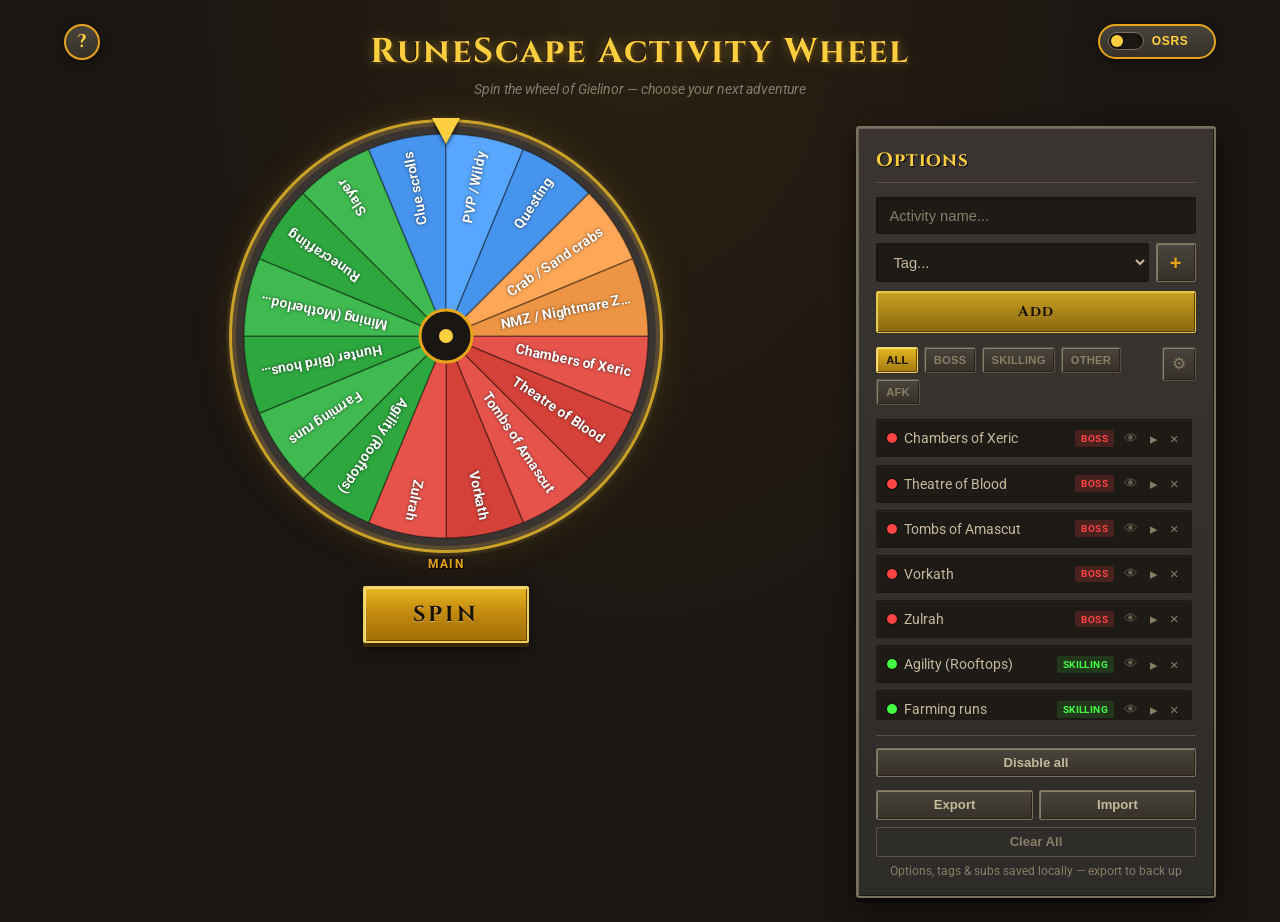
<file: index.html>
<!DOCTYPE html>
<html lang="en">
<head>
  <meta charset="UTF-8">
  <meta name="viewport" content="width=device-width, initial-scale=1.0">
  <title>RuneScape Activity Wheel</title>
  <link rel="stylesheet" href="styles.css">
  <link rel="preconnect" href="https://fonts.googleapis.com">
  <link rel="preconnect" href="https://fonts.gstatic.com" crossorigin>
  <link href="https://fonts.googleapis.com/css2?family=Cinzel:wght@400;600;700&family=Roboto:wght@400;500;700&display=swap" rel="stylesheet">
</head>
<body data-theme="osrs">
  <div class="app">
    <header class="header">
      <button type="button" id="helpBtn" class="help-btn" title="Help" aria-label="Open help">?</button>
      <button type="button" id="themeToggle" class="theme-toggle" title="Switch between OSRS and Modern theme" aria-label="Switch theme">
        <span class="theme-toggle-track">
          <span class="theme-toggle-thumb"></span>
        </span>
        <span class="theme-toggle-text" id="themeToggleText">OSRS</span>
      </button>
      <h1>RuneScape Activity Wheel</h1>
      <p class="subtitle">Spin the wheel of Gielinor — choose your next adventure</p>
    </header>

    <main class="main">
      <section class="wheel-section">
        <div class="wheels-row">
          <div class="wheel-container main-wheel">
            <canvas id="wheelCanvas" width="500" height="500"></canvas>
            <div class="pointer"></div>
            <span class="wheel-label">Main</span>
          </div>

          <div id="subWheelWrap" class="wheel-container sub-wheel hidden">
            <canvas id="subWheelCanvas" width="280" height="280"></canvas>
            <div class="pointer sub-pointer"></div>
            <span class="wheel-label" id="subWheelLabel">Sub</span>
          </div>
        </div>

        <div class="spin-row">
          <button id="spinBtn" class="spin-btn">SPIN</button>
          <button id="spinSubBtn" class="spin-btn spin-sub-btn hidden">SPIN SUB</button>
        </div>

        <div id="result" class="result hidden">
          <span class="result-label">Selected:</span>
          <div class="result-main-line">
            <span id="resultText" class="result-text"></span>
            <span id="resultTag" class="result-tag"></span>
          </div>
          <div id="resultSubLine" class="result-sub-line hidden">
            <span class="result-arrow">→</span>
            <span id="resultSubText" class="result-sub-text"></span>
          </div>
        </div>
      </section>

      <aside class="sidepanel">
        <h2>Options</h2>
        
        <form id="addForm" class="add-form">
          <input type="text" id="optionName" placeholder="Activity name..." required maxlength="40" autocomplete="off">
          <div class="tag-row">
            <select id="optionTag" required>
              <!-- filled by JS -->
            </select>
            <button type="button" id="newTagBtn" class="new-tag-btn" title="Create custom tag">+</button>
          </div>
          <button type="submit" class="add-btn">Add</button>
        </form>

        <div class="filter-row">
          <div id="filterBar" class="filter-bar">
            <!-- filled by JS -->
          </div>
          <button type="button" id="manageTagsBtn" class="manage-tags-btn" title="Manage tags">⚙</button>
        </div>

        <ul id="optionsList" class="options-list"></ul>

        <div class="sidepanel-footer">
          <button type="button" id="toggleAllBtn" class="toggle-all-btn">Disable all</button>
          <div class="io-row">
            <button type="button" id="exportBtn" class="io-btn" title="Export all settings as JSON">Export</button>
            <button type="button" id="importBtn" class="io-btn" title="Import settings from a JSON file">Import</button>
            <input type="file" id="importFile" accept="application/json,.json" hidden>
          </div>
          <button id="clearBtn" class="clear-btn">Clear All</button>
          <p class="hint">Options, tags &amp; subs saved locally — export to back up</p>
        </div>
      </aside>
    </main>
  </div>

  <!-- Create tag modal -->
  <div id="tagModal" class="modal hidden">
    <div class="modal-backdrop" data-close></div>
    <div class="modal-card">
      <h3>Create custom tag</h3>
      <form id="tagForm">
        <input type="text" id="newTagName" placeholder="Tag name..." required maxlength="20" autocomplete="off">
        <div class="modal-actions">
          <button type="button" class="modal-cancel" data-close>Cancel</button>
          <button type="submit" class="modal-confirm">Create</button>
        </div>
      </form>
    </div>
  </div>

  <!-- Manage tags modal -->
  <div id="manageTagsModal" class="modal hidden">
    <div class="modal-backdrop" data-close-manage></div>
    <div class="modal-card modal-card-wide">
      <h3>Manage tags</h3>
      <p class="modal-hint">Built-in tags cannot be deleted. Deleting a custom tag reassigns its activities to <strong>Other</strong>.</p>
      <ul id="manageTagsList" class="manage-tags-list"></ul>
      <div class="modal-actions">
        <button type="button" class="modal-cancel" data-close-manage>Close</button>
      </div>
    </div>
  </div>

  <!-- Help modal -->
  <div id="helpModal" class="modal hidden">
    <div class="modal-backdrop" data-close-help></div>
    <div class="modal-card modal-card-help">
      <h3>How to use</h3>
      <div class="help-body">
        <section class="help-section">
          <h4>Main wheel</h4>
          <p>Press <strong>SPIN</strong> to randomly pick an activity from the options currently on the wheel. The result is whatever lands under the pointer at the top.</p>
        </section>
        <section class="help-section">
          <h4>Sub-wheels</h4>
          <p>Some activities have sub-options (e.g. Runecrafting → specific runes). After the main wheel lands on one of those, a smaller <strong>sub-wheel</strong> appears and spins automatically.</p>
          <ul>
            <li>Click <strong>🎡</strong> on an activity to load its sub-wheel without spinning the main wheel.</li>
            <li>Press <strong>SPIN SUB</strong> to spin the sub-wheel on its own.</li>
            <li>Use <strong>▸</strong> on an activity to expand it and add or remove sub-options.</li>
          </ul>
        </section>
        <section class="help-section">
          <h4>Adding activities</h4>
          <p>Type a name, pick a tag, and click <strong>Add</strong>. Options are saved in your browser (local storage).</p>
        </section>
        <section class="help-section">
          <h4>Tags &amp; filters</h4>
          <ul>
            <li>Built-in tags: <strong>Boss</strong>, <strong>Skilling</strong>, <strong>Other</strong>, <strong>AFK</strong>.</li>
            <li>Click <strong>+</strong> next to the tag dropdown to create a custom tag.</li>
            <li>Click the <strong>⚙</strong> gear to manage or delete custom tags.</li>
            <li>Filter buttons can be multi-selected (e.g. Boss + Skilling). <strong>All</strong> clears the filter.</li>
          </ul>
        </section>
        <section class="help-section">
          <h4>Show / hide activities</h4>
          <ul>
            <li>Click the <strong>👁</strong> eye on a row to hide that activity from the wheel (it stays in the list, greyed out).</li>
            <li>Click the eye again to show it.</li>
            <li><strong>Enable all</strong> / <strong>Disable all</strong> applies only to activities in the <em>current tag filter</em>.</li>
          </ul>
        </section>
        <section class="help-section">
          <h4>Sorting</h4>
          <p>The list is sorted by tag (Boss → Skilling → Other → AFK → custom), then alphabetically by name within each tag.</p>
        </section>
        <section class="help-section">
          <h4>Theme</h4>
          <p>Use the switch in the top-right to toggle between the <strong>OSRS</strong> (stone &amp; gold) theme and the <strong>Modern</strong> dark theme. Your choice is saved.</p>
        </section>
        <section class="help-section">
          <h4>Import &amp; export</h4>
          <p><strong>Export</strong> downloads a JSON file with your activities, sub-options, custom tags, visibility, and theme. <strong>Import</strong> replaces your current data with a previously exported file (you will be asked to confirm).</p>
        </section>
        <section class="help-section">
          <h4>Clear all</h4>
          <p>Removes every activity from the list. This cannot be undone (your tags remain).</p>
        </section>
      </div>
      <div class="modal-actions">
        <button type="button" class="modal-cancel" data-close-help>Close</button>
      </div>
    </div>
  </div>

  <script src="app.js"></script>
</body>
</html>
</file>
<file: styles.css>
:root {
  /* OSRS-inspired palette */
  --bg-dark: #1a1612;
  --bg-panel: #2e2c29;
  --bg-card: #3a3530;
  --bg-input: #1e1b17;
  --border: #5a5248;
  --border-light: #7a7060;
  --border-dark: #1a1612;
  --text: #ffcf3f;
  --text-bright: #ffffa0;
  --text-muted: #c6b89a;
  --text-dim: #8a7d68;
  --accent: #e6a519;
  --accent-bright: #ffcf3f;
  --accent-dark: #b8860b;
  --boss: #ff4444;
  --boss-bg: rgba(255, 68, 68, 0.18);
  --skilling: #44ff44;
  --skilling-bg: rgba(68, 255, 68, 0.12);
  --other: #44aaff;
  --other-bg: rgba(68, 170, 255, 0.15);
  --afk: #ff9040;
  --afk-bg: rgba(255, 144, 64, 0.18);
  --sub: #c080ff;
  --sub-bg: rgba(192, 128, 255, 0.15);
  --danger: #ff3333;
  --radius: 3px;
  --shadow: 0 4px 0 #0a0806, 0 8px 24px rgba(0, 0, 0, 0.55);
  --bevel-light: inset 1px 1px 0 #6a6258, inset -1px -1px 0 #1a1612;
  --bevel-btn: inset 1px 1px 0 #8a7e6a, inset -1px -1px 0 #2a2418;
}

* {
  box-sizing: border-box;
  margin: 0;
  padding: 0;
}

body {
  font-family: 'Roboto', system-ui, sans-serif;
  background: var(--bg-dark);
  color: var(--text-muted);
  min-height: 100vh;
  /* Stone / dirt ground feel */
  background-color: #1a1612;
  background-image:
    radial-gradient(ellipse at 50% 0%, rgba(230, 165, 25, 0.08) 0%, transparent 55%),
    repeating-linear-gradient(
      0deg,
      transparent,
      transparent 3px,
      rgba(0, 0, 0, 0.03) 3px,
      rgba(0, 0, 0, 0.03) 4px
    ),
    repeating-linear-gradient(
      90deg,
      transparent,
      transparent 3px,
      rgba(0, 0, 0, 0.03) 3px,
      rgba(0, 0, 0, 0.03) 4px
    );
}

.app {
  max-width: 1200px;
  margin: 0 auto;
  padding: 1.5rem;
}

.header {
  text-align: center;
  margin-bottom: 1.75rem;
  position: relative;
  padding-top: 0.25rem;
}

.header h1 {
  font-family: 'Cinzel', serif;
  font-size: 2.15rem;
  font-weight: 700;
  color: var(--accent-bright);
  letter-spacing: 0.06em;
  text-shadow:
    0 0 12px rgba(255, 207, 63, 0.35),
    2px 2px 0 #3a2a0a,
    -1px -1px 0 #1a1000;
}

.help-btn {
  position: absolute;
  top: 0;
  left: 0;
  z-index: 20;
  width: 36px;
  height: 36px;
  border-radius: 50%;
  background: linear-gradient(180deg, #4a453c 0%, #353028 100%);
  border: 2px solid var(--accent);
  color: var(--accent-bright);
  font-family: 'Cinzel', serif;
  font-size: 1.15rem;
  font-weight: 700;
  cursor: pointer;
  box-shadow: 0 2px 8px rgba(0, 0, 0, 0.45);
  transition: filter 0.15s, box-shadow 0.15s;
  line-height: 1;
  padding: 0;
}

.help-btn:hover {
  filter: brightness(1.15);
  box-shadow: 0 0 12px rgba(230, 165, 25, 0.35);
}

@media (max-width: 640px) {
  .help-btn {
    position: static;
    margin: 0 auto 0.5rem;
  }
}

body[data-theme="modern"] .help-btn {
  background: var(--bg-card);
  border: 2px solid var(--accent);
  color: var(--accent);
  border-radius: 50%;
  box-shadow: 0 2px 8px rgba(0, 0, 0, 0.3);
  font-family: 'Roboto', system-ui, sans-serif;
}

.modal-card-help {
  width: min(520px, 94vw);
  max-height: min(80vh, 640px);
  display: flex;
  flex-direction: column;
}

.help-body {
  overflow-y: auto;
  padding-right: 0.25rem;
  margin: 0.25rem 0 0.75rem;
  text-align: left;
  flex: 1;
  min-height: 0;
}

.help-section {
  margin-bottom: 1rem;
}

.help-section:last-child {
  margin-bottom: 0.25rem;
}

.help-section h4 {
  font-family: 'Cinzel', serif;
  font-size: 0.95rem;
  color: var(--accent-bright, var(--accent));
  margin: 0 0 0.35rem;
  letter-spacing: 0.03em;
}

.help-section p,
.help-section li {
  font-size: 0.88rem;
  color: var(--text-muted, var(--text-dim));
  line-height: 1.45;
  margin: 0 0 0.35rem;
}

.help-section ul {
  margin: 0.25rem 0 0;
  padding-left: 1.2rem;
}

.help-section li {
  margin-bottom: 0.3rem;
}

.help-section strong {
  color: var(--text, var(--accent-bright));
  font-weight: 600;
}

body[data-theme="modern"] .help-section h4 {
  font-family: 'Roboto', system-ui, sans-serif;
  letter-spacing: 0;
}

.theme-toggle {
  position: absolute;
  top: 0;
  right: 0;
  z-index: 20;
  display: inline-flex;
  align-items: center;
  gap: 0.5rem;
  background: linear-gradient(180deg, #4a453c 0%, #353028 100%);
  border: 2px solid var(--accent);
  border-radius: 20px;
  padding: 0.4rem 0.7rem 0.4rem 0.45rem;
  cursor: pointer;
  color: var(--accent-bright);
  font-size: 0.75rem;
  font-weight: 700;
  letter-spacing: 0.06em;
  text-transform: uppercase;
  transition: filter 0.15s, box-shadow 0.15s;
  box-shadow: 0 2px 8px rgba(0, 0, 0, 0.45);
}

.theme-toggle:hover {
  filter: brightness(1.15);
  box-shadow: 0 0 12px rgba(230, 165, 25, 0.35);
}

.theme-toggle-track {
  width: 36px;
  height: 18px;
  border-radius: 10px;
  background: #1a1612;
  border: 1px solid var(--border-light);
  position: relative;
  flex-shrink: 0;
  transition: background 0.2s;
}

.theme-toggle-thumb {
  position: absolute;
  top: 2px;
  left: 2px;
  width: 12px;
  height: 12px;
  border-radius: 50%;
  background: var(--accent-bright);
  transition: transform 0.2s;
  box-shadow: 0 1px 3px rgba(0, 0, 0, 0.5);
}

body[data-theme="modern"] .theme-toggle-thumb {
  transform: translateX(16px);
}

body[data-theme="modern"] .theme-toggle-track {
  background: var(--accent);
}

.theme-toggle-text {
  min-width: 3.2rem;
  text-align: left;
}

.subtitle {
  color: var(--text-dim);
  margin-top: 0.4rem;
  font-size: 0.9rem;
  font-style: italic;
}

@media (max-width: 640px) {
  .theme-toggle {
    position: static;
    margin: 0 auto 0.75rem;
  }
}

.main {
  display: grid;
  grid-template-columns: 1fr 360px;
  gap: 1.75rem;
  align-items: start;
}

/* Wheels */
.wheel-section {
  display: flex;
  flex-direction: column;
  align-items: center;
  gap: 1.35rem;
}

.wheels-row {
  display: flex;
  align-items: center;
  justify-content: center;
  gap: 2rem;
  flex-wrap: wrap;
}

.wheel-container {
  position: relative;
  display: flex;
  flex-direction: column;
  align-items: center;
}

.wheel-container.main-wheel {
  width: 420px;
  height: 420px;
}

.wheel-container.sub-wheel {
  width: 260px;
  height: 260px;
}

.wheel-container.sub-wheel.hidden {
  display: none;
}

#wheelCanvas {
  border-radius: 50%;
  box-shadow:
    0 0 0 4px #5a4a30,
    0 0 0 7px #c9a227,
    0 0 0 10px #3a2e18,
    0 6px 0 #0a0806,
    0 0 40px rgba(230, 165, 25, 0.2);
  background: var(--bg-card);
  width: 100%;
  height: 100%;
}

#subWheelCanvas {
  border-radius: 50%;
  box-shadow:
    0 0 0 3px #4a3a55,
    0 0 0 6px #a070d0,
    0 0 0 8px #2a1a35,
    0 4px 0 #0a0806,
    0 0 28px rgba(192, 128, 255, 0.25);
  background: var(--bg-card);
  width: 100%;
  height: 100%;
}

.pointer {
  position: absolute;
  top: -8px;
  left: 50%;
  transform: translateX(-50%);
  width: 0;
  height: 0;
  border-left: 14px solid transparent;
  border-right: 14px solid transparent;
  border-top: 26px solid var(--accent-bright);
  filter: drop-shadow(0 2px 2px rgba(0, 0, 0, 0.7));
  z-index: 10;
}

.sub-pointer {
  border-left-width: 11px;
  border-right-width: 11px;
  border-top-width: 18px;
  border-top-color: var(--sub);
}

.wheel-label {
  position: absolute;
  bottom: -1.55rem;
  font-size: 0.72rem;
  font-weight: 700;
  text-transform: uppercase;
  letter-spacing: 0.1em;
  color: var(--accent);
  text-shadow: 1px 1px 0 #000;
}

.spin-btn {
  font-family: 'Cinzel', serif;
  font-size: 1.35rem;
  font-weight: 700;
  letter-spacing: 0.14em;
  padding: 0.75rem 3rem;
  background: linear-gradient(180deg, #e6b820 0%, #c48a10 45%, #a07008 100%);
  color: #1a1000;
  border: 2px solid #f0d060;
  border-radius: 2px;
  cursor: pointer;
  box-shadow:
    inset 1px 1px 0 #ffe080,
    inset -1px -1px 0 #6a4a00,
    0 4px 0 #3a2a00,
    0 6px 12px rgba(0, 0, 0, 0.4);
  transition: transform 0.1s, filter 0.1s, box-shadow 0.1s;
  margin-top: 1.1rem;
  text-shadow: 0 1px 0 rgba(255, 255, 200, 0.4);
}

.spin-btn:hover:not(:disabled) {
  filter: brightness(1.12);
  transform: translateY(-1px);
  box-shadow:
    inset 1px 1px 0 #ffe080,
    inset -1px -1px 0 #6a4a00,
    0 5px 0 #3a2a00,
    0 8px 16px rgba(0, 0, 0, 0.45);
}

.spin-btn:active:not(:disabled) {
  transform: translateY(2px);
  box-shadow:
    inset 1px 1px 0 #6a4a00,
    inset -1px -1px 0 #ffe080,
    0 2px 0 #3a2a00;
}

.spin-btn:disabled {
  opacity: 0.5;
  cursor: not-allowed;
  filter: grayscale(0.3);
}

.spin-row {
  display: flex;
  align-items: center;
  justify-content: center;
  gap: 0.85rem;
  flex-wrap: wrap;
  margin-top: 1.1rem;
}

.spin-btn {
  margin-top: 0;
}

.spin-sub-btn {
  background: linear-gradient(180deg, #b080e0 0%, #7030b0 45%, #502080 100%);
  border-color: #d0a0ff;
  color: #f8f0ff;
  box-shadow:
    inset 1px 1px 0 #e0c0ff,
    inset -1px -1px 0 #402060,
    0 4px 0 #2a1040,
    0 6px 12px rgba(0, 0, 0, 0.4);
  text-shadow: 0 1px 0 rgba(0, 0, 0, 0.35);
  font-size: 1.1rem;
  padding: 0.7rem 2.2rem;
}

.spin-sub-btn:hover:not(:disabled) {
  filter: brightness(1.12);
  box-shadow:
    inset 1px 1px 0 #e0c0ff,
    inset -1px -1px 0 #402060,
    0 5px 0 #2a1040,
    0 8px 16px rgba(0, 0, 0, 0.45);
}

.spin-sub-btn:active:not(:disabled) {
  transform: translateY(2px);
  box-shadow:
    inset 1px 1px 0 #402060,
    inset -1px -1px 0 #e0c0ff,
    0 2px 0 #2a1040;
}

.spin-sub-btn.hidden {
  display: none;
}

body[data-theme="modern"] .spin-sub-btn {
  background: linear-gradient(180deg, #c080ff 0%, #9050d0 100%);
  border: none;
  border-radius: 50px;
  color: #1a1a1a;
  box-shadow: 0 4px 16px rgba(192, 128, 255, 0.4);
  text-shadow: none;
}

body[data-theme="modern"] .spin-sub-btn:hover:not(:disabled) {
  box-shadow: 0 6px 20px rgba(192, 128, 255, 0.5);
  transform: translateY(-2px);
}

body[data-theme="modern"] .spin-sub-btn:active:not(:disabled) {
  transform: translateY(0);
  box-shadow: 0 4px 16px rgba(192, 128, 255, 0.4);
}

/* Result */
.result {
  text-align: center;
  padding: 1rem 1.4rem;
  background: var(--bg-panel);
  border: 2px solid var(--border-light);
  border-radius: var(--radius);
  min-width: 280px;
  box-shadow: var(--bevel-light), var(--shadow);
  animation: fadeIn 0.4s ease;
}

.result.hidden {
  display: none;
}

.result-label {
  display: block;
  font-size: 0.75rem;
  color: var(--text-dim);
  text-transform: uppercase;
  letter-spacing: 0.1em;
  margin-bottom: 0.35rem;
}

.result-main-line {
  display: flex;
  align-items: center;
  justify-content: center;
  gap: 0.55rem;
  flex-wrap: wrap;
}

.result-text {
  font-family: 'Cinzel', serif;
  font-size: 1.4rem;
  font-weight: 600;
  color: var(--text-bright);
  text-shadow: 1px 1px 0 #000;
}

.result-tag {
  display: inline-block;
  padding: 0.18rem 0.6rem;
  border-radius: 2px;
  font-size: 0.7rem;
  font-weight: 700;
  text-transform: uppercase;
  letter-spacing: 0.06em;
}

.result-tag.boss {
  background: var(--boss-bg);
  color: var(--boss);
  border: 1px solid var(--boss);
}

.result-tag.skilling {
  background: var(--skilling-bg);
  color: var(--skilling);
  border: 1px solid var(--skilling);
}

.result-tag.other {
  background: var(--other-bg);
  color: var(--other);
  border: 1px solid var(--other);
}

.result-tag.afk {
  background: var(--afk-bg);
  color: var(--afk);
  border: 1px solid var(--afk);
}

.result-tag.custom {
  border: 1px solid currentColor;
}

.result-sub-line {
  margin-top: 0.5rem;
  display: flex;
  align-items: center;
  justify-content: center;
  gap: 0.4rem;
}

.result-sub-line.hidden {
  display: none;
}

.result-arrow {
  color: var(--sub);
  font-size: 1.1rem;
  font-weight: 700;
}

.result-sub-text {
  font-family: 'Cinzel', serif;
  font-size: 1.15rem;
  font-weight: 600;
  color: var(--sub);
  text-shadow: 1px 1px 0 #000;
}

@keyframes fadeIn {
  from { opacity: 0; transform: translateY(6px); }
  to { opacity: 1; transform: translateY(0); }
}

/* Side panel — stone interface */
.sidepanel {
  background: linear-gradient(180deg, #3a3530 0%, #2e2c29 100%);
  border: 2px solid var(--border-light);
  border-radius: var(--radius);
  padding: 1.15rem;
  display: flex;
  flex-direction: column;
  gap: 0.9rem;
  box-shadow: var(--bevel-light), var(--shadow);
  max-height: calc(100vh - 8rem);
  height: calc(100vh - 8rem);
  position: sticky;
  top: 1.5rem;
  overflow: hidden;
}

.sidepanel h2 {
  font-family: 'Cinzel', serif;
  font-size: 1.2rem;
  color: var(--accent-bright);
  border-bottom: 1px solid var(--border);
  padding-bottom: 0.55rem;
  text-shadow: 1px 1px 0 #000;
  letter-spacing: 0.04em;
}

.add-form {
  display: flex;
  flex-direction: column;
  gap: 0.55rem;
}

.add-form input,
.add-form select {
  background: var(--bg-input);
  border: 1px solid var(--border-dark);
  border-radius: 2px;
  padding: 0.6rem 0.75rem;
  color: var(--text-muted);
  font-size: 0.92rem;
  outline: none;
  box-shadow: inset 1px 1px 2px rgba(0, 0, 0, 0.4);
  transition: border-color 0.15s;
}

.add-form input:focus,
.add-form select:focus {
  border-color: var(--accent);
  color: var(--text-bright);
}

.add-form input::placeholder {
  color: var(--text-dim);
}

.add-form select {
  cursor: pointer;
}

.tag-row {
  display: flex;
  gap: 0.4rem;
}

.tag-row select {
  flex: 1;
}

.new-tag-btn {
  width: 40px;
  flex-shrink: 0;
  background: linear-gradient(180deg, #4a453c 0%, #353028 100%);
  border: 1px solid var(--border-light);
  border-radius: 2px;
  color: var(--accent);
  font-size: 1.25rem;
  font-weight: 700;
  cursor: pointer;
  transition: all 0.15s;
  line-height: 1;
  box-shadow: var(--bevel-btn);
}

.new-tag-btn:hover {
  border-color: var(--accent-bright);
  color: var(--accent-bright);
  background: linear-gradient(180deg, #5a5040 0%, #3a3228 100%);
}

.add-btn {
  background: linear-gradient(180deg, #c9a020 0%, #8a6810 100%);
  color: #1a1000;
  border: 1px solid #e0c040;
  border-radius: 2px;
  padding: 0.65rem;
  font-weight: 700;
  font-size: 0.92rem;
  cursor: pointer;
  transition: filter 0.15s;
  box-shadow: inset 1px 1px 0 #e8d060, inset -1px -1px 0 #5a4000;
  font-family: 'Cinzel', serif;
  letter-spacing: 0.06em;
}

.add-btn:hover {
  filter: brightness(1.12);
}

.filter-row {
  display: flex;
  gap: 0.4rem;
  align-items: flex-start;
}

.filter-bar {
  display: flex;
  gap: 0.35rem;
  flex-wrap: wrap;
  flex: 1;
  min-width: 0; /* allow shrinking so children can ellipsis */
  overflow: hidden;
}

.filter-btn {
  flex: 0 1 auto;
  width: auto;
  max-width: 6.5rem; /* hard cap so long tag names always ellipsize */
  min-width: 0;
  background: linear-gradient(180deg, #4a453c 0%, #353028 100%);
  border: 1px solid var(--border);
  color: var(--text-dim);
  padding: 0.38rem 0.55rem;
  border-radius: 2px;
  font-size: 0.7rem;
  font-weight: 600;
  cursor: pointer;
  transition: all 0.15s;
  box-shadow: var(--bevel-btn);
  text-transform: uppercase;
  letter-spacing: 0.02em;
  overflow: hidden;
  text-overflow: ellipsis;
  white-space: nowrap;
  display: block; /* required for reliable ellipsis on <button> */
  box-sizing: border-box;
}

.filter-btn:hover {
  border-color: var(--border-light);
  color: var(--text-muted);
}

.filter-btn.active {
  background: linear-gradient(180deg, #e6b820 0%, #a07810 100%);
  border-color: #f0d060;
  color: #1a1000;
  box-shadow: inset 1px 1px 0 #ffe080, inset -1px -1px 0 #6a4a00;
}

.manage-tags-btn {
  flex-shrink: 0;
  width: 34px;
  height: 34px;
  background: linear-gradient(180deg, #4a453c 0%, #353028 100%);
  border: 1px solid var(--border);
  border-radius: 2px;
  color: var(--text-dim);
  font-size: 1rem;
  cursor: pointer;
  transition: all 0.15s;
  line-height: 1;
  box-shadow: var(--bevel-btn);
}

.manage-tags-btn:hover {
  border-color: var(--accent);
  color: var(--accent);
}

.options-list {
  list-style: none;
  overflow-y: auto;
  overflow-x: hidden;
  flex: 1 1 auto;
  min-height: 0;
  display: flex;
  flex-direction: column;
  gap: 0.45rem;
  padding-right: 4px;
}

.options-list::-webkit-scrollbar {
  width: 8px;
}

.options-list::-webkit-scrollbar-track {
  background: #1a1612;
  border-radius: 2px;
}

.options-list::-webkit-scrollbar-thumb {
  background: linear-gradient(180deg, #c9a227 0%, #8a6810 100%);
  border-radius: 2px;
  border: 1px solid #5a4a20;
}

/* Option items */
.option-item {
  background: var(--bg-input);
  border: 1px solid var(--border-dark);
  border-radius: 2px;
  overflow: hidden;
  animation: fadeIn 0.25s ease;
  flex-shrink: 0;
  box-shadow: inset 1px 1px 0 rgba(255, 255, 255, 0.04);
}

.option-row {
  display: flex;
  align-items: center;
  gap: 0.45rem;
  padding: 0.5rem 0.6rem;
}

.option-item .tag-dot {
  width: 10px;
  height: 10px;
  border-radius: 50%;
  flex-shrink: 0;
  box-shadow: 0 0 0 1px rgba(0, 0, 0, 0.5);
}

.option-item .tag-dot.boss { background: var(--boss); }
.option-item .tag-dot.skilling { background: var(--skilling); }
.option-item .tag-dot.other { background: var(--other); }
.option-item .tag-dot.afk { background: var(--afk); }

.option-item .name {
  flex: 1;
  font-size: 0.88rem;
  color: var(--text-muted);
  overflow: hidden;
  text-overflow: ellipsis;
  white-space: nowrap;
}

.option-item .tag-label {
  font-size: 0.65rem;
  text-transform: uppercase;
  letter-spacing: 0.04em;
  padding: 0.12rem 0.38rem;
  border-radius: 2px;
  font-weight: 700;
  flex-shrink: 0;
}

.option-item .tag-label.boss {
  background: var(--boss-bg);
  color: var(--boss);
}

.option-item .tag-label.skilling {
  background: var(--skilling-bg);
  color: var(--skilling);
}

.option-item .tag-label.other {
  background: var(--other-bg);
  color: var(--other);
}

.option-item .tag-label.afk {
  background: var(--afk-bg);
  color: var(--afk);
}

.option-item .sub-count {
  font-size: 0.68rem;
  color: var(--sub);
  background: var(--sub-bg);
  border: 1px solid rgba(192, 128, 255, 0.35);
  padding: 0.08rem 0.35rem;
  border-radius: 2px;
  font-weight: 700;
  flex-shrink: 0;
}

.option-item .load-sub-btn {
  background: transparent;
  border: none;
  cursor: pointer;
  font-size: 0.9rem;
  line-height: 1;
  padding: 0.15rem;
  border-radius: 2px;
  flex-shrink: 0;
  opacity: 0.75;
  transition: opacity 0.15s, background 0.15s;
}

.option-item .load-sub-btn:hover {
  opacity: 1;
  background: var(--sub-bg);
}

.option-item .expand-btn,
.option-item .remove-btn {
  background: transparent;
  border: none;
  color: var(--text-dim);
  cursor: pointer;
  font-size: 0.95rem;
  line-height: 1;
  padding: 0.15rem;
  border-radius: 2px;
  transition: color 0.15s, background 0.15s;
  flex-shrink: 0;
}

.option-item .expand-btn:hover {
  color: var(--sub);
  background: var(--sub-bg);
}

.option-item .expand-btn.open {
  color: var(--sub);
}

.option-item .remove-btn:hover {
  color: var(--danger);
  background: rgba(255, 51, 51, 0.15);
}

/* Sub-options */
.subs-panel {
  display: none;
  border-top: 1px solid var(--border-dark);
  background: rgba(0, 0, 0, 0.25);
  padding: 0.55rem 0.65rem 0.7rem;
}

.subs-panel.open {
  display: block;
}

.subs-list {
  list-style: none;
  display: flex;
  flex-direction: column;
  gap: 0.3rem;
  margin-bottom: 0.5rem;
}

.sub-item {
  display: flex;
  align-items: center;
  gap: 0.4rem;
  font-size: 0.82rem;
  padding: 0.28rem 0.4rem;
  background: var(--bg-card);
  border-radius: 2px;
  border: 1px solid transparent;
  color: var(--text-muted);
}

.sub-item .sub-name {
  flex: 1;
  overflow: hidden;
  text-overflow: ellipsis;
  white-space: nowrap;
}

.sub-item .sub-remove {
  background: transparent;
  border: none;
  color: var(--text-dim);
  cursor: pointer;
  font-size: 0.9rem;
  padding: 0 0.12rem;
  border-radius: 2px;
  line-height: 1;
}

.sub-item .sub-remove:hover {
  color: var(--danger);
}

.subs-empty {
  font-size: 0.78rem;
  color: var(--text-dim);
  margin-bottom: 0.45rem;
  font-style: italic;
}

.sub-add-form {
  display: flex;
  gap: 0.35rem;
}

.sub-add-form input {
  flex: 1;
  background: var(--bg-dark);
  border: 1px solid var(--border-dark);
  border-radius: 2px;
  padding: 0.35rem 0.5rem;
  color: var(--text-muted);
  font-size: 0.82rem;
  outline: none;
}

.sub-add-form input:focus {
  border-color: var(--sub);
}

.sub-add-form button {
  background: linear-gradient(180deg, #a070d0 0%, #6030a0 100%);
  color: #f8f0ff;
  border: 1px solid #c090e0;
  border-radius: 2px;
  padding: 0.35rem 0.6rem;
  font-size: 0.75rem;
  font-weight: 700;
  cursor: pointer;
  white-space: nowrap;
}

.sub-add-form button:hover {
  filter: brightness(1.1);
}

.empty-state {
  text-align: center;
  color: var(--text-dim);
  font-size: 0.88rem;
  padding: 2rem 1rem;
}

.sidepanel h2,
.add-form,
.filter-row,
.sidepanel-footer {
  flex-shrink: 0;
}

.sidepanel-footer {
  border-top: 1px solid var(--border);
  padding-top: 0.75rem;
  display: flex;
  flex-direction: column;
  gap: 0.45rem;
  align-items: center;
}

.toggle-all-btn {
  background: linear-gradient(180deg, #4a453c 0%, #353028 100%);
  border: 1px solid var(--border-light);
  color: var(--text-muted);
  padding: 0.4rem 1rem;
  border-radius: 2px;
  font-size: 0.82rem;
  cursor: pointer;
  transition: all 0.15s;
  width: 100%;
  font-weight: 600;
  box-shadow: var(--bevel-btn);
  margin-bottom: 0.35rem;
}

.toggle-all-btn:hover:not(:disabled) {
  border-color: var(--accent);
  color: var(--accent-bright, var(--accent));
}

.toggle-all-btn:disabled {
  opacity: 0.45;
  cursor: not-allowed;
}

body[data-theme="modern"] .toggle-all-btn {
  background: var(--bg-card);
  border: 1px solid var(--border);
  border-radius: 6px;
  box-shadow: none;
  color: var(--text-dim);
}

body[data-theme="modern"] .toggle-all-btn:hover:not(:disabled) {
  border-color: var(--accent);
  color: var(--accent);
}

.option-item.is-hidden {
  opacity: 0.45;
  filter: grayscale(0.55);
}

.option-item.is-hidden .name {
  text-decoration: line-through;
  color: var(--text-dim);
}

.option-item .visibility-btn.is-off {
  opacity: 1;
  color: var(--text-dim);
}

.option-item .visibility-btn {

  background: transparent;
  border: none;
  cursor: pointer;
  font-size: 0.85rem;
  line-height: 1;
  padding: 0.15rem;
  border-radius: 2px;
  flex-shrink: 0;
  opacity: 0.7;
  transition: opacity 0.15s, background 0.15s;
  color: var(--text-dim);
}

.option-item .visibility-btn:hover {
  opacity: 1;
  background: rgba(240, 180, 41, 0.12);
  color: var(--accent-bright, var(--accent));
}

.io-row {
  display: flex;
  gap: 0.4rem;
  width: 100%;
}

.io-btn {
  flex: 1;
  background: linear-gradient(180deg, #4a453c 0%, #353028 100%);
  border: 1px solid var(--border-light);
  color: var(--text-muted);
  padding: 0.4rem 0.75rem;
  border-radius: 2px;
  font-size: 0.82rem;
  font-weight: 600;
  cursor: pointer;
  transition: all 0.15s;
  box-shadow: var(--bevel-btn);
}

.io-btn:hover {
  border-color: var(--accent);
  color: var(--accent-bright, var(--accent));
}

body[data-theme="modern"] .io-btn {
  background: var(--bg-card);
  border: 1px solid var(--border);
  border-radius: 6px;
  box-shadow: none;
  color: var(--text-dim);
}

body[data-theme="modern"] .io-btn:hover {
  border-color: var(--accent);
  color: var(--accent);
}

.clear-btn {
  background: transparent;
  border: 1px solid var(--border);
  color: var(--text-dim);
  padding: 0.4rem 1rem;
  border-radius: 2px;
  font-size: 0.82rem;
  cursor: pointer;
  transition: all 0.15s;
  width: 100%;
  font-weight: 600;
}

.clear-btn:hover {
  border-color: var(--danger);
  color: var(--danger);
  background: rgba(255, 51, 51, 0.1);
}

.hint {
  font-size: 0.72rem;
  color: var(--text-dim);
}

/* Modal */
.modal {
  position: fixed;
  inset: 0;
  z-index: 100;
  display: flex;
  align-items: center;
  justify-content: center;
  padding: 1rem;
}

.modal.hidden {
  display: none;
}

.modal-backdrop {
  position: absolute;
  inset: 0;
  background: rgba(10, 8, 6, 0.75);
}

.modal-card {
  position: relative;
  background: linear-gradient(180deg, #3a3530 0%, #2e2c29 100%);
  border: 2px solid var(--border-light);
  border-radius: var(--radius);
  padding: 1.3rem 1.4rem;
  width: 100%;
  max-width: 340px;
  box-shadow: var(--bevel-light), var(--shadow);
  animation: fadeIn 0.2s ease;
}

.modal-card-wide {
  max-width: 400px;
}

.modal-card h3 {
  font-family: 'Cinzel', serif;
  font-size: 1.1rem;
  color: var(--accent-bright);
  margin-bottom: 0.9rem;
  text-shadow: 1px 1px 0 #000;
}

.modal-card input {
  width: 100%;
  background: var(--bg-input);
  border: 1px solid var(--border-dark);
  border-radius: 2px;
  padding: 0.65rem 0.75rem;
  color: var(--text-muted);
  font-size: 0.92rem;
  outline: none;
  margin-bottom: 0.9rem;
  box-shadow: inset 1px 1px 2px rgba(0, 0, 0, 0.4);
}

.modal-card input:focus {
  border-color: var(--accent);
  color: var(--text-bright);
}

.modal-hint {
  font-size: 0.78rem;
  color: var(--text-dim);
  margin-bottom: 0.9rem;
  line-height: 1.4;
}

.modal-actions {
  display: flex;
  gap: 0.5rem;
  justify-content: flex-end;
}

.modal-cancel {
  background: linear-gradient(180deg, #4a453c 0%, #353028 100%);
  border: 1px solid var(--border);
  color: var(--text-dim);
  padding: 0.45rem 0.9rem;
  border-radius: 2px;
  font-size: 0.85rem;
  cursor: pointer;
  font-weight: 600;
  box-shadow: var(--bevel-btn);
}

.modal-cancel:hover {
  border-color: var(--border-light);
  color: var(--text-muted);
}

.modal-confirm {
  background: linear-gradient(180deg, #c9a020 0%, #8a6810 100%);
  border: 1px solid #e0c040;
  color: #1a1000;
  padding: 0.45rem 1rem;
  border-radius: 2px;
  font-size: 0.85rem;
  font-weight: 700;
  cursor: pointer;
  box-shadow: inset 1px 1px 0 #e8d060, inset -1px -1px 0 #5a4000;
}

.modal-confirm:hover {
  filter: brightness(1.1);
}

.manage-tags-list {
  list-style: none;
  display: flex;
  flex-direction: column;
  gap: 0.4rem;
  max-height: 320px;
  overflow-y: auto;
  margin-bottom: 0.9rem;
}

.manage-tag-item {
  display: flex;
  align-items: center;
  gap: 0.55rem;
  background: var(--bg-input);
  border: 1px solid var(--border-dark);
  border-radius: 2px;
  padding: 0.5rem 0.7rem;
}

.manage-tag-dot {
  width: 12px;
  height: 12px;
  border-radius: 50%;
  flex-shrink: 0;
  box-shadow: 0 0 0 1px rgba(0, 0, 0, 0.4);
}

.manage-tag-name {
  flex: 1;
  font-size: 0.88rem;
  font-weight: 600;
  color: var(--text-muted);
}

.manage-tag-meta {
  font-size: 0.68rem;
  color: var(--text-dim);
  text-transform: uppercase;
  letter-spacing: 0.04em;
}

.manage-tag-delete {
  background: transparent;
  border: 1px solid transparent;
  color: var(--text-dim);
  cursor: pointer;
  font-size: 0.8rem;
  font-weight: 600;
  padding: 0.22rem 0.45rem;
  border-radius: 2px;
  transition: all 0.15s;
}

.manage-tag-delete:hover:not(:disabled) {
  color: var(--danger);
  border-color: var(--danger);
  background: rgba(255, 51, 51, 0.1);
}

.manage-tag-delete:disabled {
  opacity: 0.35;
  cursor: not-allowed;
}

.manage-tags-empty {
  text-align: center;
  color: var(--text-dim);
  font-size: 0.88rem;
  padding: 1.4rem 0.5rem;
}

/* Responsive */
@media (max-width: 980px) {
  .main {
    grid-template-columns: 1fr;
  }

  .wheel-container.main-wheel {
    width: 340px;
    height: 340px;
  }

  .wheel-container.sub-wheel {
    width: 220px;
    height: 220px;
  }

  .sidepanel {
    position: static;
    max-height: none;
    height: auto;
    overflow: visible;
  }

  .options-list {
    max-height: 360px;
    min-height: 120px;
  }

  .header h1 {
    font-size: 1.65rem;
  }
}

@media (max-width: 480px) {
  .wheel-container.main-wheel {
    width: 280px;
    height: 280px;
  }

  .wheel-container.sub-wheel {
    width: 180px;
    height: 180px;
  }

  .app {
    padding: 1rem;
  }

  .wheels-row {
    gap: 1.5rem;
  }
}

/* ============================================================
   Modern theme (previous dark UI)
   ============================================================ */
body[data-theme="modern"] {
  --bg-dark: #0d1117;
  --bg-panel: #161b22;
  --bg-card: #21262d;
  --bg-input: #0d1117;
  --border: #30363d;
  --border-light: #484f58;
  --border-dark: #21262d;
  --text: #e6edf3;
  --text-bright: #f0f6fc;
  --text-muted: #e6edf3;
  --text-dim: #8b949e;
  --accent: #f0b429;
  --accent-bright: #f0b429;
  --accent-dark: #d4a017;
  --boss: #e5534b;
  --boss-bg: rgba(229, 83, 75, 0.15);
  --skilling: #3fb950;
  --skilling-bg: rgba(63, 185, 80, 0.15);
  --other: #58a6ff;
  --other-bg: rgba(88, 166, 255, 0.15);
  --afk: #ffa657;
  --afk-bg: rgba(255, 166, 87, 0.15);
  --sub: #d2a8ff;
  --sub-bg: rgba(210, 168, 255, 0.15);
  --danger: #f85149;
  --radius: 10px;
  --shadow: 0 8px 24px rgba(0, 0, 0, 0.4);
  --bevel-light: none;
  --bevel-btn: none;
  background-color: #0d1117;
  background-image:
    radial-gradient(ellipse at 20% 20%, rgba(240, 180, 41, 0.06) 0%, transparent 50%),
    radial-gradient(ellipse at 80% 80%, rgba(88, 166, 255, 0.05) 0%, transparent 50%);
  color: var(--text-muted);
}

body[data-theme="modern"] .header h1 {
  text-shadow: 0 0 20px rgba(240, 180, 41, 0.3);
  letter-spacing: 0.04em;
}

body[data-theme="modern"] .subtitle {
  font-style: normal;
}

body[data-theme="modern"] #wheelCanvas {
  box-shadow: var(--shadow), 0 0 0 5px var(--border), 0 0 36px rgba(240, 180, 41, 0.15);
  border-radius: 50%;
}

body[data-theme="modern"] #subWheelCanvas {
  box-shadow: var(--shadow), 0 0 0 4px var(--border), 0 0 24px rgba(210, 168, 255, 0.2);
}

body[data-theme="modern"] .pointer {
  border-top-color: var(--accent);
}

body[data-theme="modern"] .spin-btn {
  background: linear-gradient(180deg, var(--accent) 0%, #d4a017 100%);
  color: #1a1a1a;
  border: none;
  border-radius: 50px;
  box-shadow: 0 4px 16px rgba(240, 180, 41, 0.4);
  text-shadow: none;
  letter-spacing: 0.12em;
}

body[data-theme="modern"] .spin-btn:hover:not(:disabled) {
  filter: brightness(1.08);
  transform: translateY(-2px);
  box-shadow: 0 6px 20px rgba(240, 180, 41, 0.5);
}

body[data-theme="modern"] .spin-btn:active:not(:disabled) {
  transform: translateY(0);
  box-shadow: 0 4px 16px rgba(240, 180, 41, 0.4);
}

body[data-theme="modern"] .result {
  border: 1px solid var(--border);
  border-radius: var(--radius);
  box-shadow: none;
  background: var(--bg-panel);
}

body[data-theme="modern"] .result-text {
  text-shadow: none;
  color: var(--text);
}

body[data-theme="modern"] .result-sub-text {
  text-shadow: none;
}

body[data-theme="modern"] .result-tag {
  border-radius: 20px;
}

body[data-theme="modern"] .sidepanel {
  background: var(--bg-panel);
  border: 1px solid var(--border);
  border-radius: 12px;
  box-shadow: var(--shadow);
}

body[data-theme="modern"] .sidepanel h2 {
  text-shadow: none;
  color: var(--accent);
}

body[data-theme="modern"] .add-form input,
body[data-theme="modern"] .add-form select {
  background: var(--bg-card);
  border: 1px solid var(--border);
  border-radius: 6px;
  box-shadow: none;
  color: var(--text);
}

body[data-theme="modern"] .add-form input:focus,
body[data-theme="modern"] .add-form select:focus {
  border-color: var(--accent);
}

body[data-theme="modern"] .new-tag-btn {
  background: var(--bg-card);
  border: 1px solid var(--border);
  border-radius: 6px;
  box-shadow: none;
  color: var(--text-dim);
}

body[data-theme="modern"] .new-tag-btn:hover {
  border-color: var(--accent);
  color: var(--accent);
  background: rgba(240, 180, 41, 0.1);
}

body[data-theme="modern"] .add-btn {
  background: var(--accent);
  color: #1a1a1a;
  border: none;
  border-radius: 6px;
  box-shadow: none;
  font-family: 'Roboto', system-ui, sans-serif;
  letter-spacing: 0;
}

body[data-theme="modern"] .filter-btn {
  background: var(--bg-card);
  border: 1px solid var(--border);
  border-radius: 6px;
  box-shadow: none;
  color: var(--text-dim);
  text-transform: none;
  letter-spacing: 0;
  font-weight: 500;
}

body[data-theme="modern"] .filter-btn:hover {
  border-color: var(--text-dim);
  color: var(--text);
}

body[data-theme="modern"] .filter-btn.active {
  background: var(--accent);
  border-color: var(--accent);
  color: #1a1a1a;
  box-shadow: none;
}

body[data-theme="modern"] .manage-tags-btn {
  background: var(--bg-card);
  border: 1px solid var(--border);
  border-radius: 6px;
  box-shadow: none;
}

body[data-theme="modern"] .manage-tags-btn:hover {
  border-color: var(--accent);
  color: var(--accent);
}

body[data-theme="modern"] .option-item {
  background: var(--bg-card);
  border: 1px solid var(--border);
  border-radius: 8px;
  box-shadow: none;
}

body[data-theme="modern"] .option-item .name {
  color: var(--text);
}

body[data-theme="modern"] .option-item .tag-label {
  border-radius: 4px;
}

body[data-theme="modern"] .subs-panel {
  background: rgba(0, 0, 0, 0.2);
  border-top-color: var(--border);
}

body[data-theme="modern"] .sub-item {
  background: var(--bg-panel);
  border-radius: 5px;
  color: var(--text);
}

body[data-theme="modern"] .sub-add-form input {
  background: var(--bg-dark);
  border: 1px solid var(--border);
  border-radius: 5px;
  color: var(--text);
}

body[data-theme="modern"] .sub-add-form button {
  background: var(--sub);
  color: #1a1a1a;
  border: none;
  border-radius: 5px;
}

body[data-theme="modern"] .clear-btn {
  border-radius: 6px;
}

body[data-theme="modern"] .options-list::-webkit-scrollbar-thumb {
  background: var(--border);
  border: none;
  border-radius: 3px;
}

body[data-theme="modern"] .options-list::-webkit-scrollbar-track {
  background: transparent;
}

body[data-theme="modern"] .modal-card {
  background: var(--bg-panel);
  border: 1px solid var(--border);
  border-radius: 12px;
  box-shadow: var(--shadow);
}

body[data-theme="modern"] .modal-card h3 {
  text-shadow: none;
  color: var(--accent);
}

body[data-theme="modern"] .modal-card input {
  background: var(--bg-card);
  border: 1px solid var(--border);
  border-radius: 6px;
  box-shadow: none;
  color: var(--text);
}

body[data-theme="modern"] .modal-cancel {
  background: transparent;
  border: 1px solid var(--border);
  border-radius: 6px;
  box-shadow: none;
}

body[data-theme="modern"] .modal-confirm {
  background: var(--accent);
  border: none;
  border-radius: 6px;
  box-shadow: none;
}

body[data-theme="modern"] .manage-tag-item {
  background: var(--bg-card);
  border: 1px solid var(--border);
  border-radius: 8px;
}

body[data-theme="modern"] .manage-tag-name {
  color: var(--text);
}

body[data-theme="modern"] .theme-toggle {
  border-radius: 20px;
  background: var(--bg-card);
  border: 2px solid var(--accent);
  color: var(--accent);
  box-shadow: 0 2px 8px rgba(0, 0, 0, 0.3);
}

body[data-theme="modern"] .wheel-label {
  color: var(--text-dim);
  text-shadow: none;
}
</file>
